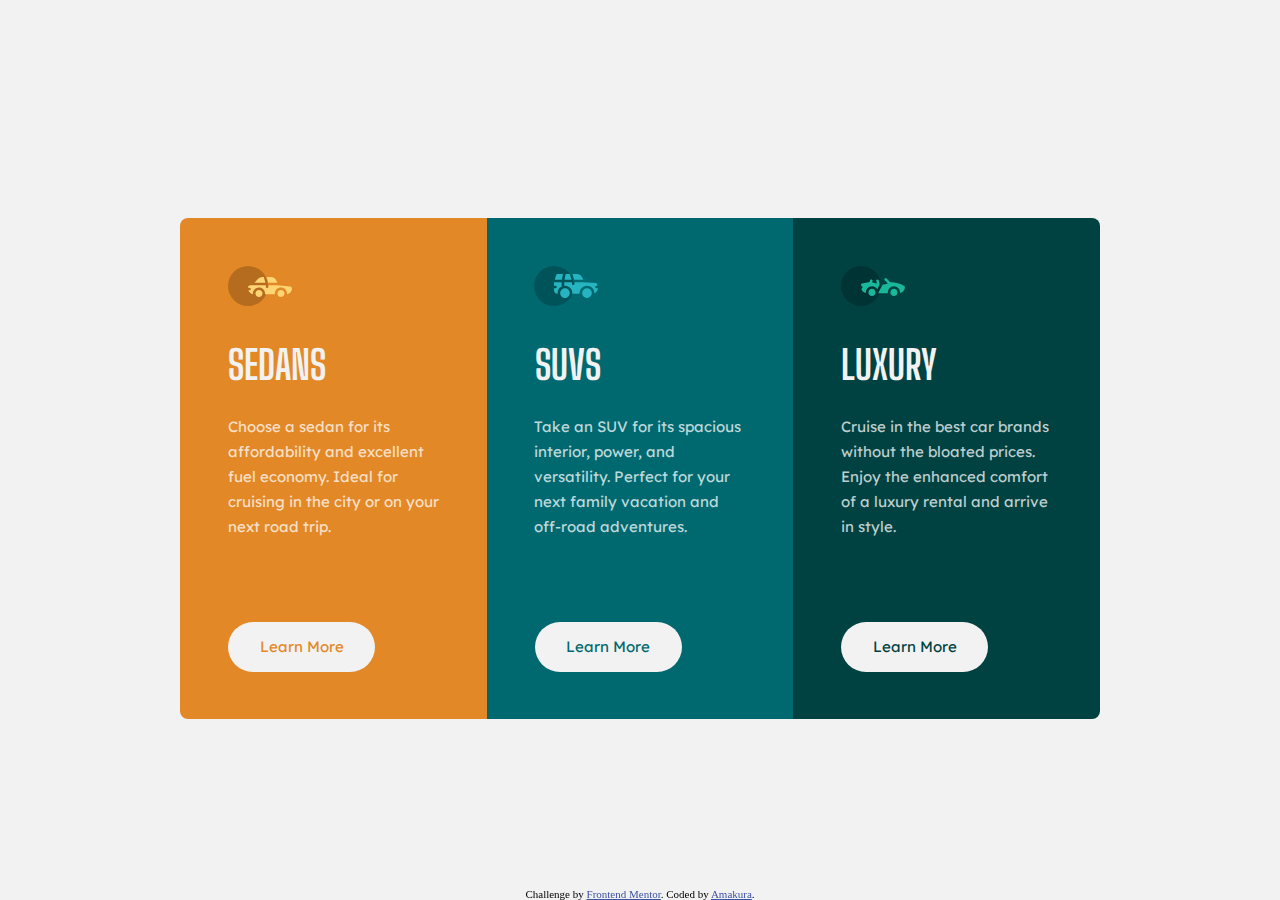
<file: 3-column-preview-card-component-main/index.html>
<!DOCTYPE html>
<html lang="en">
<head>
  <meta charset="UTF-8">
  <meta name="viewport" content="width=device-width, initial-scale=1.0"> <!-- displays site properly based on user's device -->

  <link rel="icon" type="image/png" sizes="32x32" href="./images/favicon-32x32.png">
  <link rel="preconnect" href="https://fonts.googleapis.com">
  <link rel="preconnect" href="https://fonts.gstatic.com" crossorigin>
  <link href="https://fonts.googleapis.com/css2?family=Big+Shoulders+Display:wght@700&family=Lexend+Deca&display=swap" rel="stylesheet">
  <link rel="stylesheet" href="style.css">
  <title>Frontend Mentor | 3-column preview card component</title>
  <!-- Feel free to remove these styles or customise in your own stylesheet 👍 -->
  <style>
    .attribution { 
      position: fixed;
      bottom: 0;
      font-size: 11px; 
      text-align: center;
    }
    .attribution a { color: hsl(228, 45%, 44%); }
  </style>
</head>
<body>
  <main >
    <h1>3-column-preview-card-component-main</h1>
    <div class="cards">
      <div class="card sedans">
        <img src="images/icon-sedans.svg" alt="sedans-icon">
        <h2 class="title">SEDANS</h2>
        <p class="text">
          Choose a sedan for its affordability and excellent fuel economy. Ideal for cruising in the city 
          or on your next road trip.
        </p>
        <a href="#" class="learnmore">Learn More</a>
      </div>
      <div class="card suvs">
        <img src="images/icon-suvs.svg" alt="suvs-icon">
        <h2 class="title">SUVS</h2>
        <p class="text">
          Take an SUV for its spacious interior, power, and versatility. Perfect for your next family vacation 
          and off-road adventures.
        </p>
        <a href="#" class="learnmore">Learn More</a>
      </div>
      <div class="card luxury">
        <img src="images/icon-luxury.svg" alt="luxury-icon">
        <h2 class="title">LUXURY</h2>
        <p class="text">
          Cruise in the best car brands without the bloated prices. Enjoy the enhanced comfort of a luxury 
          rental and arrive in style.
        </p>
        <a href="#" class="learnmore">Learn More</a>
      </div>
    </div>
  </main>
  
  <footer class="attribution">
    Challenge by <a href="https://github.com/amakura-411/frontend-mentors" target="_blank">Frontend Mentor</a>. 
    Coded by <a href="#">Amakura</a>.
  </footer>
</body>
</html>
</file>
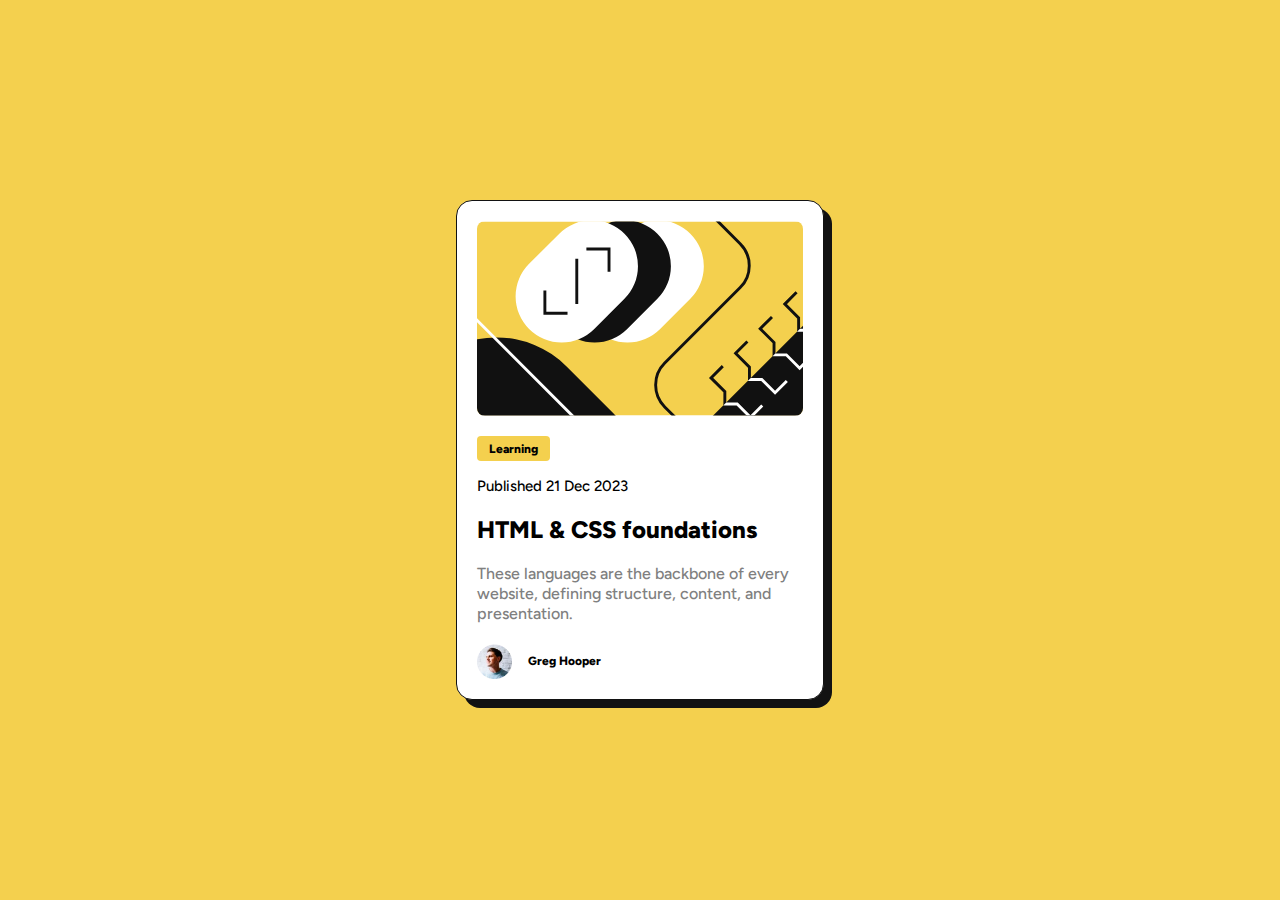
<file: blog-preview-card-main/index.html>
<!DOCTYPE html>
<html lang="en">
<head>
  <meta charset="UTF-8">
  <meta name="viewport" content="width=device-width, initial-scale=1.0"> <!-- displays site properly based on user's device -->

  <link rel="icon" type="image/png" sizes="32x32" href="./assets/images/favicon-32x32.png">
  <title>Frontend Mentor | Blog preview card</title>
  <link rel="stylesheet" href="styles.css"> <!-- Link to your CSS file -->
</head>
<body>
  <main class="card-container">
    <div class="card-content">
      <img src="./assets/images/illustration-article.svg" alt="HTML & CSS foundations Image" class="card-image">
      <p class="status">Learning</p>
      <p class="publish-date">Published 21 Dec 2023</p>
      <h1 class="blog-title">HTML & CSS foundations</h1>
      <p class="blog-description">These languages are the backbone of every website, defining structure, content, and presentation.</p>
      <div class="author">
        <img src="./assets/images/image-avatar.webp" alt="Greg Hooper's avatar" class="author-img">
        <span class="author-name">Greg Hooper</span>
      </div>
    </div>
  </main>
</body>
</html>
</file>
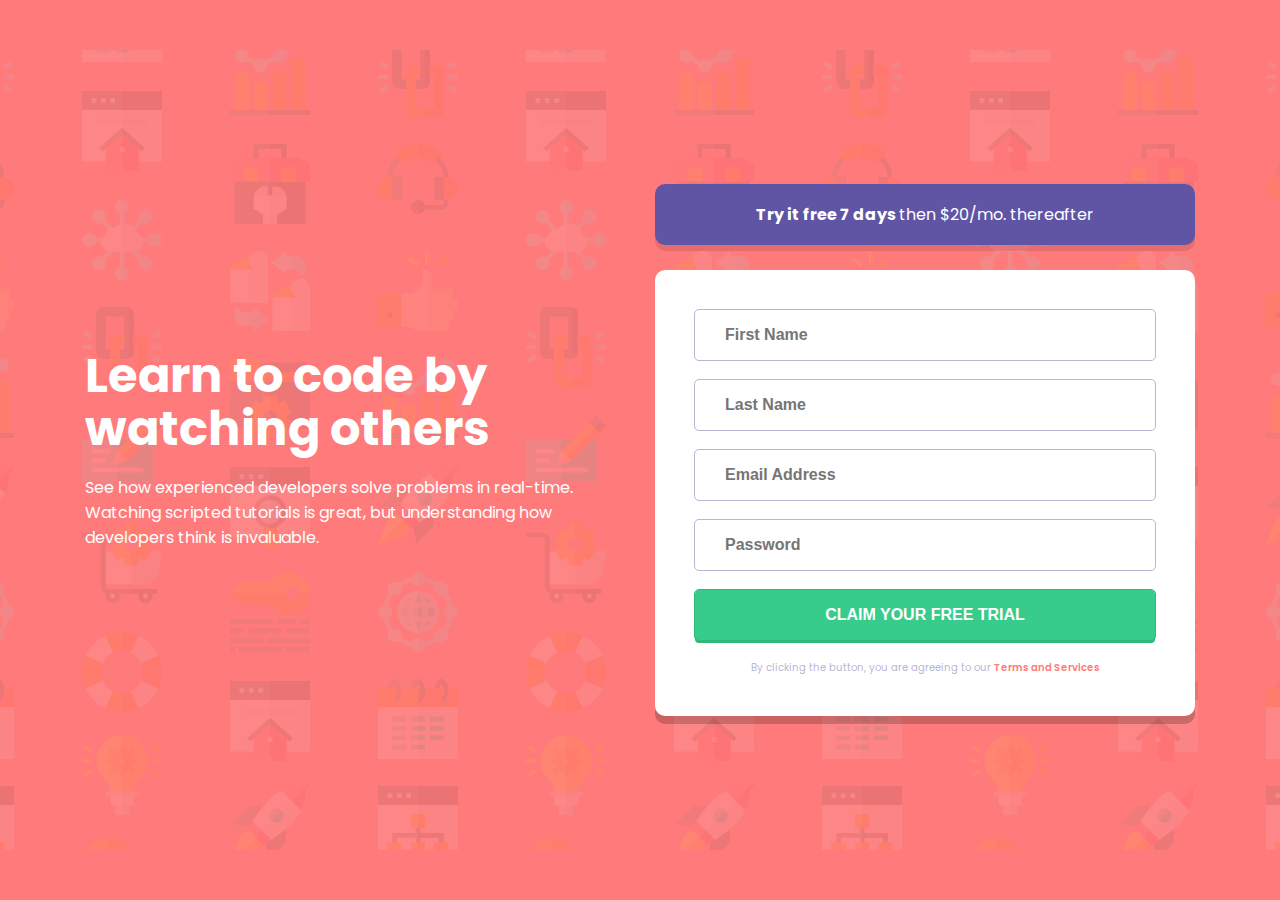
<file: intro-component-with-signup-form-master/index.html>
<!DOCTYPE html>
<html lang="en">
  <head>
    <meta charset="UTF-8" />
    <meta name="viewport" content="width=device-width, initial-scale=1.0" />
    <link rel="stylesheet" href="style.css" />
    <link
      rel="icon"
      type="image/png"
      sizes="32x32"
      href="./images/favicon-32x32.png"
    />

    <title>Frontend Mentor | Intro component with sign up form</title>

    <!-- Feel free to remove these styles or customise in your own stylesheet 👍 -->
    <style>
      .attribution {
        font-size: 11px;
        text-align: center;
      }
      .attribution a {
        color: hsl(228, 45%, 44%);
      }
    </style>
  </head>
  <body>
    <main>
      <div class="intro">
        <h1>Learn to code by watching others</h1>
        <p>
          See how experienced developers solve problems in real-time. Watching
          scripted tutorials is great, but understanding how developers think is
          invaluable.
        </p>
      </div>
      <div class="form-container">
        <div class="message">
          <span> Try it free 7 days </span>then $20/mo. thereafter
        </div>
        <form>
          <div class="form-group">
            <input
              type="text"
              name="firstName"
              id="firstName"
              placeholder="First Name"
            />
            <span id="error_firstname" class="error-message"></span>
          </div>
          <div class="form-group">
            <input
              type="text"
              name="lastName"
              id="lastName"
              placeholder="Last Name"
            />
            <span id="error_lastname" class="error-message"></span>
          </div>
          <div class="form-group">
            <input
              type="email"
              name="email"
              id="email"
              placeholder="Email Address"
            />
            <span id="error_email" class="error-message"></span>
          </div>
          <div class="form-group">
            <input
              type="password"
              name="password"
              id="password"
              placeholder="Password"
            />
            <span id="error_password" class="error-message"></span>
          </div>
          <input
            type="button"
            id="btn_claim-trial"
            class="button-primary"
            value="CLAIM YOUR FREE TRIAL"
          />
          <p class="agreement-text">
            By clicking the button, you are agreeing to our
            <span class="note">Terms and Services</span>
          </p>
        </form>
      </div>
    </main>
    <!-- <footer>
      <p class="attribution">
        Challenge by
        <a href="https://www.frontendmentor.io?ref=challenge" target="_blank"
          >Frontend Mentor</a
        >. Coded by <a href="#">Your Name Here</a>.
      </p>
    </footer> -->
  </body>
  <!-- script -->
  <!-- script.js -->
  <script src="script.js"></script>
</html>
</file>
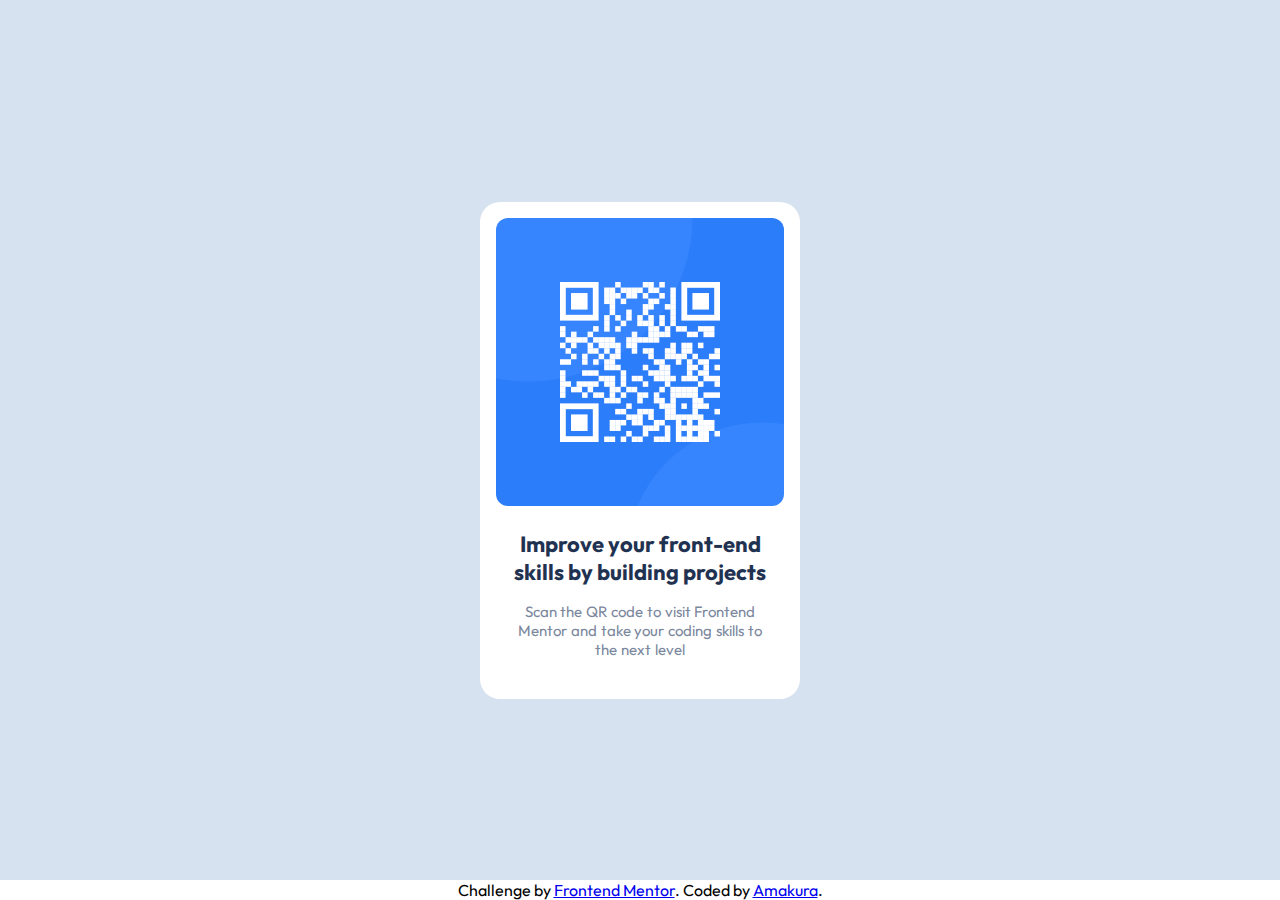
<file: qr-code-component-main/index.html>
<!DOCTYPE html>
<html lang="en">
<head>
  <link rel="preconnect" href="https://fonts.googleapis.com">
  <link rel="preconnect" href="https://fonts.gstatic.com" crossorigin>
  <link href="https://fonts.googleapis.com/css2?family=Outfit:wght@400;700&display=swap" rel="stylesheet">
  <meta charset="UTF-8">
  <meta name="viewport" content="width=device-width, initial-scale=1.0"> <!-- displays site properly based on user's device -->
  <link rel="icon" type="image/png" sizes="32x32" href="./images/favicon-32x32.png">
  <title>Frontend Mentor | QR code component</title>
  <style>
    .attribution { font-size: 11px; text-align: center; }
    .attribution a { color: hsl(228, 45%, 44%); }
  </style>
  <link rel="stylesheet" href="style.css">
</head>
<body>
  <main>
    <img src="images/image-qr-code.png" alt="qr-code">
    <h1 class="title">
      Improve your front-end 
      skills by building projects
    </h1>
    <p>Scan the QR code to visit Frontend Mentor and take your coding skills to the next level</p>
  </main>

  <footer>
      <p>
        Challenge by <a href="https://www.frontendmentor.io?ref=challenge" target="_blank">Frontend Mentor</a>. 
        Coded by <a href="#">Amakura</a>.
      </p>
  </footer>
</body>
</html>
</file>
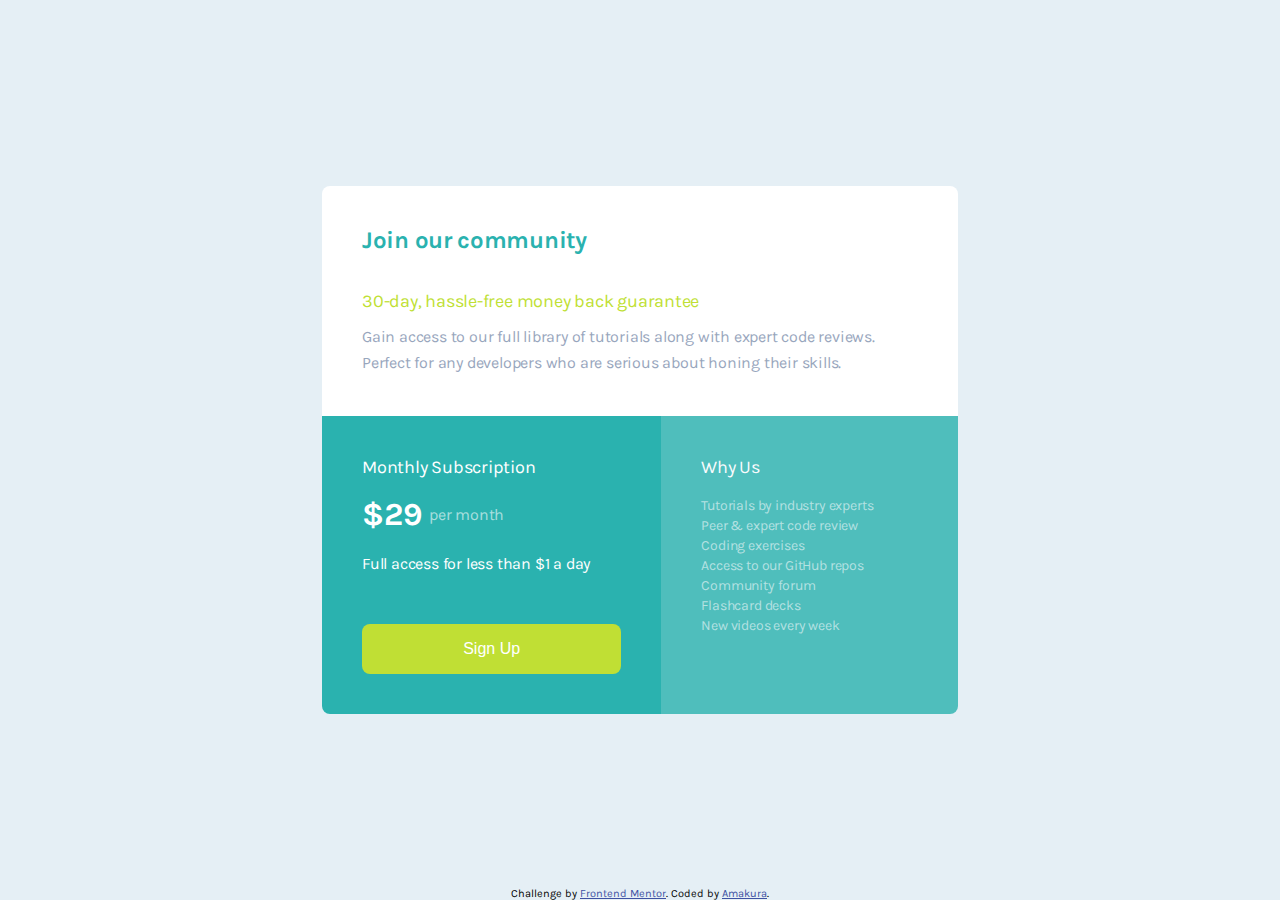
<file: single-price-grid-component-master/index.html>
<!DOCTYPE html>
<html lang="en">
<head>
  <meta charset="UTF-8">
  <meta name="viewport" content="width=device-width, initial-scale=1.0"> <!-- displays site properly based on user's device -->
  <link rel="icon" type="image/png" sizes="32x32" href="./images/favicon-32x32.png">
  <link rel="stylesheet" href="style.css">
  <link rel="preconnect" href="https://fonts.googleapis.com">
  <link rel="preconnect" href="https://fonts.gstatic.com" crossorigin>
  <link href="https://fonts.googleapis.com/css2?family=Big+Shoulders+Display:wght@700&family=Karla:wght@400;700&family=Lexend+Deca&display=swap" rel="stylesheet">

  <title>Frontend Mentor | Single Price Grid Component</title>
  <!-- Feel free to remove these styles or customise in your own stylesheet 👍 -->
  <style>
    .attribution { font-size: 11px; text-align: center; }
    .attribution a { color: hsl(228, 45%, 44%); }
  </style>
</head>
<body>
  <main class="container">
    <div class="card" id="top">
      <h1>Join our community</h1>
      <h2 class="card-title">30-day, hassle-free money back guarantee</h2>
        <p class="card-text">
          Gain access to our full library of tutorials along with expert code reviews.
          Perfect for any developers who are serious about honing their skills.
        </p>  
    </div>
    <div class="card" id="left">
      <h2 class="card-title">Monthly Subscription</h2>
      <div class="content">
        <p class="price-passing">
          <span id="price"> &dollar;29 </span>
          <span id="passing">per month</span>
        </p>
        <p class="card-text">Full access for less than &dollar;1 a day</p>
        <button>Sign Up</button>
      </div>
    </div>
    <div class="card" id="right">
      <h2 class="card-title">Why Us</h2>
      <p class="card-text">
          Tutorials by industry experts
          <br>
          Peer &amp; expert code review
          <br>
          Coding exercises
          <br>
          Access to our GitHub repos
          <br>
          Community forum
          <br>
          Flashcard decks
          <br>
          New videos every week
      </p>
    </div>
  </main>
  
  <footer>
    <p class="attribution">
      Challenge by <a href="https://www.frontendmentor.io?ref=challenge" target="_blank">Frontend Mentor</a>. 
      Coded by <a href="#">Amakura</a>.
    </p>
  </footer>
</body>
</html>
</file>
<file: 3-column-preview-card-component-main/style.css>
* {
    margin: 0;
    padding: 0;
}
:root {
    /* Primary */
    --bright-orange: hsl(31, 77%, 52%);
    --dark-cyan: hsl(184, 100%, 22%);
    --very-dark-cyan:hsl(179, 100%, 13%);
    /* Neutral */
    --transparent-white: hsla(0, 0%, 100%, 0.75);
    --very-light-gray: hsl(0, 0%, 95%);
    /* body-copy */
    --font-size-body-copy: 15px;
    /* font */
    --font-family-400: 'Lexend Deca', sans-serif;
    --font-family-700: 'Big Shoulders Display', sans-serif;
}

body {
    position: relative;
    background-color: var(--very-light-gray);
    display: flex;
    justify-content: center;
    align-items: center;
    min-height: 100vh;
    flex-direction: column;
}
h1 {
    /* visibility: hidden; */
    color: transparent;
}
.cards  {
    display: flex;
    justify-content: center;
    align-items: center;
    max-width: 57.5rem;
    max-height: 31.25rem;
    /* margin-top: 2.5rem; */
}
.card {
    display: flex;
    flex-direction: column;
    align-items: flex-start;
    padding: 2.96875rem;
}
.sedans {
    background-color: var(--bright-orange);
    /* redis */
    border-top-left-radius: 0.5rem;
    border-bottom-left-radius: 0.5rem;
}
.suvs {
    background-color: var(--dark-cyan);
}

.luxury {
    background-color: var(--very-dark-cyan);
    /* redis */
    border-top-right-radius: 0.5rem;
    border-bottom-right-radius: 0.5rem;
}
.title {
    font-size: 2.5rem;
    color: var(--very-light-gray);
    font-family: var(--font-family-700);
    margin-left: 0.03125rem;
    margin-top: 2.1875rem;
}
.text {
    color: var(--transparent-white);
    font-size: var(--font-size-body-copy);
    font-family: var(--font-family-400);
    line-height: 1.5625rem;
    margin-top: 1.5625rem;
    max-width: 14.25rem;
}
.learnmore {
    background-color: var(--very-light-gray);
    font-size: var(--font-size-body-copy);
    font-family: var(--font-family-400);
    line-height: 1.5625rem;
    margin-top: 5.1875rem;
    border: none;
    border-radius: 1.5625rem;
    padding: 0.78125rem 1.96875rem;
    margin-left: 0.03125rem;
}
.learnmore:active {
    background-color: transparent;
    color: var(--very-light-gray);
    border: 2px solid #fff;
}
main a {
    text-decoration: none;
}
.sedans a {
    color: var(--bright-orange);
}
.suvs  a {
    color: var(--dark-cyan);
}
.luxury  a {
    color: var(--very-dark-cyan);
}
@media screen and (max-width: 375px) {
    main.cards {
        max-width: 20.4375rem;
        flex-direction: column;
        margin: 5.5rem 1.55rem;
    }
    .card .learnmore {
        margin-top: 1.5625rem;
    }
    .sedans {
        background-color: var(--bright-orange);
        /* redis */
        border-top-left-radius: 0.5rem;
        border-top-right-radius: 0.5rem;
        border-bottom-left-radius: 0;
    }
    .luxury {
        border-top-right-radius: 0;
        border-bottom-left-radius: 0.5rem;
        border-bottom-right-radius: 0.5rem;
    }
    
}
</file>
<file: blog-preview-card-main/styles.css>
@import url("https://fonts.googleapis.com/css2?family=Figtree:ital,wght@0,300..900;1,300..900&display=swap");
:root {
  --primary-color: hsl(47, 88%, 63%);
  --natural-white: hsl(0, 0%, 100%);
  --natural-gray: hsl(0, 0%, 50%);
  --natural-black: hsl(0, 0%, 7%);
  --body-copy: 1rem;
  --normal-weight: 500;
  --bold-weight: 800;
}

* {
  padding: 0;
  margin: 0;
  box-sizing: border-box;
  font-family: "Figtree", sans-serif;
  font-optical-sizing: auto;
  font-style: normal;
}

body {
  display: flex;
  flex-direction: column;
  align-items: center;
  min-height: 100vh;
  background-color: var(--primary-color);
}

.card-container {
  background-color: var(--natural-white);
  max-width: 23rem;
  margin: auto;
  border: 1.25px solid var(--natural-black);
  border-radius: 1rem;
  box-shadow: 0.5rem 0.5rem var(--natural-black);
  transition: 0.5s;
}
.card-container:has(.blog-title:focus) , .card-container:has(.blog-title:hover){
  /* 影のつき方の早さを遅くする */
  transition: 0.5s;
  box-shadow: 1rem 1rem var(--natural-black);
}

.card-content {
  padding: 1.25rem;
}

.card-image {
  border-radius: 0.5rem;
  width: 100%;
  object-fit: cover;
}

.status {
  width: fit-content;
  margin-top: 1rem;
  padding: 0.33rem 0.75rem;
  background-color: var(--primary-color);
  border-radius: 0.25rem;
  font-size: 0.75rem;
  font-weight: var(--bold-weight);
}

.publish-date {
  margin-top: 1rem;
  font-size: 0.935rem;
  font-weight: var(--normal-weight);
}

.blog-title {
  font-size: 1.5rem;
  margin-top: 1.25rem;
  font-weight: var(--bold-weight);
  cursor: pointer;
}
.blog-title:hover, .blog-title:focus {
  color: var(--primary-color);
}


.blog-description {
  color: var(--natural-gray);
  margin-top: 1.25rem;
  font-weight: var(--normal-weight);
  line-height: 1.25rem;
}

.author {
  display: flex;
  align-items: center;
  gap: 1rem;
  margin-top: 1.25rem;
}
.author-img {
  width: 35px;
  height: 35px;
}
.author-name {
  font-weight: var(--bold-weight);
  font-size: 0.75rem;
}

@media screen and (max-width: 375px) {
  .card-container {
    max-width: 21rem;
  }
  .card-image{
    height: 13.25rem;
  }
  .blog-title {
    font-size: 1.333rem;
  }
  .blog-description {
    font-size: 0.935rem;
  }

}
</file>
<file: intro-component-with-signup-form-master/style.css>
@import url("https://fonts.googleapis.com/css2?family=Poppins:wght@400;500;600;700&display=swap");

:root {
  /* color */
  --primary-red: hsl(0, 100%, 74%);
  --primary-green: hsl(154, 59%, 51%);
  --accent-blue: hsl(248, 32%, 49%);
  --natural--dark-blue: hsl(249, 10%, 26%);
  --natural-grayish-blue: hsl(246, 25%, 77%);
  --bg-white: hsl(0, 100%, 100%);

  /* font-size */
  --fw-400: 400;
  --fw-500: 500;
  --fw-600: 600;
  --fw-700: 700;
}

* {
  margin: 0;
  padding: 0;
  box-sizing: border-box;
}

/* body */
body {
  width: 100vw;
  height: 100vh;
  color: var(--bg-white);

  background-color: var(--primary-red);
  background-image: url("images/bg-intro-desktop.png");
  background-repeat: no-repeat;
  background-position: center;

  font-size: 16px;
  font-family: "Poppins", sans-serif;
  font-weight: var(--fw-400);
}

/* main */
main {
  display: flex;
  justify-content: center;
  align-items: center;
  height: 100%;
  max-width: 69.375rem;
  width: 100%;
  gap: 1.875rem;
  margin: 0 auto;
}

/* Intro */
.intro {
  display: flex;
  justify-content: center;
  align-items: center;
  flex-direction: column;
  width: 50%;
  gap: 1.25rem;
  text-align: left;
}

h1 {
  font-size: 3rem;
  font-weight: var(--fw-700);
  text-wrap: balance;
  line-height: 1.1;
}

/* Form */
.form-container {
  display: flex;
  justify-content: center;
  flex-direction: column;
  gap: 1.5625rem;
  width: 50%;
}
.message {
  width: 100%;
  text-align: center;
  text-wrap: balance;
  padding: 1.125rem 0;

  color: var(--bg-white);
  background-color: var(--accent-blue);
  border-radius: 0.5rem;
  box-shadow: 0px 0.375rem 0px 0px rgba(0, 0, 0, 0.1);
  border-radius: 0.625rem;
}

.message span {
  font-weight: var(--fw-700);
}
/* Form */
form {
  width: 100%;
  display: flex;
  flex-direction: column;
  padding: 2.5rem;
  gap: 1.25rem;
  box-shadow: 0px 0.5rem 0px 0px rgba(0, 0, 0, 0.2);
  border-radius: 0.625rem;

  background: #fff;
}
.form-group {
  display: flex;
  flex-direction: column;
}

input {
  padding: 1rem 1.875rem;
  border: none;
  border-radius: 0.25rem;
  outline: 1px solid var(--natural-grayish-blue);
  
  font-size: 1rem;
  font-weight: var(--fw-600);
}
.button-primary {
  outline: 0.0625rem solid hsl(154, 60%, 45%);
  box-shadow: 0px 0.1875rem 0px 0px hsl(154, 60%, 45%);
  background-color: var(--primary-green);
  color: var(--bg-white);
}
input:focus {
  outline: 1px solid var(--natural--dark-blue);
}


.input-invalid {
  background-image: url("images/icon-error.svg");
  background-repeat: no-repeat;
  background-position: right 1.25rem center;
  background-size: 25px;
  outline: 2px solid var(--primary-red);
  color: var(--primary-red);
}
.error-message {
  color: red;
  text-align: end;
  font-size: 1rem;
}
.agreement-text {
  color: var(--natural-grayish-blue);
  font-size: 0.625rem;
  text-align: center;
}
.agreement-text .note {
  color: var(--primary-red);
  font-weight: var(--fw-600);
}

@media screen and (max-width: 375px) {
  body {
    background-image: url("images/bg-intro-mobile.png");
  }
  main {
    width: 100%;
    flex-direction: column;
    gap: 1.875rem;
    padding: 0 1.5rem;
  }
  .intro {
    width: 100%;
    text-align: center;
  }
  h1 {
    font-size: 1.5rem;
  }
  .form-container {
    width: 100%;
    align-items: center;
  }
  .message {
    padding: 1.25rem 0;
  }
  form {
    padding: 1.5rem !important;
    gap: 1rem;
  }
  input {
    padding: 1.171875rem;
  }
  .agreement-text {
    margin: auto 0.75rem;
  }
}
</file>
<file: qr-code-component-main/style.css>
* {
    margin: 0;
    padding: 0;
}
body {
    font-family: "outfit", sans-serif;
    min-height: 100vh;
    background-color: hsl(212, 45%, 89%);;
    display: flex;
    text-align: center;
    justify-content: center;
    align-items: center;
    flex-direction: column;
}



/* card */
main {
    display: flex;
    flex-direction: column;
    align-items: center;
    max-width: 18rem;
    background-color: hsl(0, 0%, 100%);
    padding: 1rem 1rem 2rem 1rem;
    border-radius: 1.25rem;
}

main * {
    margin-inline: 1rem;
}
img {
    display: block;
    max-width: 100%;
    height: 100%;
    border-radius: 0.75rem; 
    margin-bottom: 1rem;
    padding: 0;
}
h1{
    font-weight: 700;
    font-size: 1.375rem;
    padding-block: 0.5rem;
    color: hsl(218, 44%, 22%);
    padding-block: 0.5rem;
}
main p {
    font-weight: 400;
    font-size: 0.9375rem;
    color: hsl(220, 15%, 55%);
    padding-block: 0.5rem;
    word-spacing: 0.05rem;
}


footer {
    position: absolute;
    bottom: 0;
    width: 100%;
    background-color: #fff;
}
</file>
<file: single-price-grid-component-master/style.css>
* {
    margin: 0;
    padding: 0;
}

:root {
    --cyan: hsl(179, 62%, 43%);
    --bright-yellow: hsl(71, 73%, 54%);
    --light-gray: hsl(204, 43%, 93%);
    --grayish-blue: hsl(218, 22%, 67%);
    --font-family: 'karla', sans-serif;
    --body-font-weight: 400;
    --heading-font-weight: 700;
}
body {
    display: flex;
    background-color: var(--light-gray);
    min-height: 100vh;
    font-family: var(--font-family);
    flex-direction: column;
    justify-content: center;
    align-items: center;
}

/* 共通 */
.container {
    display: grid;
    width: 100%;
    max-width: 39.75rem;
}
.card {
    display: grid;
    padding: 2.5rem ;
    border: none;
}
h1 {
    font-size: 1.5rem;
    letter-spacing: -0.01875rem;
    font-weight: var(--heading-font-weight);
    color: var(--cyan);
}

button {
    padding-block: 1rem;
    border: none;
    font-size: 1rem;
    margin-top: 1.125rem;
    border-radius: 0.5rem;
    background-color: var(--bright-yellow);
    color: #fff;
}
.card-title {
    font-size: 1.125rem;
    letter-spacing: -0.01375rem;
    font-weight: var(--body-font-weight);
}
.card-text {
    font-size: 1rem;
    letter-spacing: -0.0125rem;
    line-height: 1.625;
}

/* ================= top ============== */
#top {
    grid-column: span 2;
    gap: 12px;
    background-color: #fff;
    border-top-right-radius: 0.5rem;
    border-top-left-radius: 0.5rem;
}
#top .card-title {
    margin-top: 1.5rem;
    color: var(--bright-yellow);
}
#top .card-text {
    color: var(--grayish-blue);
}
/* =================== left / right =============== */
#left, #right {
    grid-template-rows: subgrid;
    grid-row: span 2;
    gap: 1.125rem;
    color: #fff;
}
#left {
    background: var(--cyan);
    border-bottom-left-radius: 0.5rem;
}

#left .content {
    display: grid;
    grid-template-rows: repeat(2, 1fr);
    gap: 1.125rem;
}
.price-passing {
    display: flex;
    align-items: center;
}

#price {
    font-size: 2rem;
    font-weight: var(--heading-font-weight);
}
#passing {
    margin-left: 0.375rem;
    font-size: 1rem;
    letter-spacing: -0.0125rem;
    line-height: 1.25;
    color: rgba(255, 255, 255, 0.6);
}

#right {
    background: var(--cyan);
    opacity: 0.8;
    border-bottom-right-radius: 0.5rem;
}

#right .card-text {
    font-size: 0.875rem;
    line-height: 1.4285;
    letter-spacing: -0.010625rem;
    grid-row: span 2;
    color: rgba(255, 255, 255, 0.6);
}



footer {
    position: absolute;
    bottom: 0;
    left: 0;
    width: 100%;
}
@media screen and (max-width: 376px){
    .container {
        max-width: 19.5rem;
        max-height: 45rem;
    }
    .card{
        display: grid;
        grid-template-rows: subgrid;
        grid-row: span 3;
        padding: 1.625rem;
    }
    h1 {
        font-size: 1.25rem;
        letter-spacing: -0.015625rem;
    }
    .card-title {
        font-size: 0.9375rem;
        letter-spacing: -0.011875rem;
        line-height: 1.25;
    }
    .card-text {
        font-size: 0.875rem;
        letter-spacing: -0.010625rem;
        line-height: 1.625;
    }
    #left button {
        font-size: 0.9375rem;
        letter-spacing: -0.0125rem;
    }
    #right .card-text {
        line-height: 1.25;
    }
    #top {
        grid-column: span 1;
    }
    #left {
        border-bottom-left-radius: 0;
    }
    #right {
        border-bottom-left-radius: 0.5rem;
    }
}
</file>
